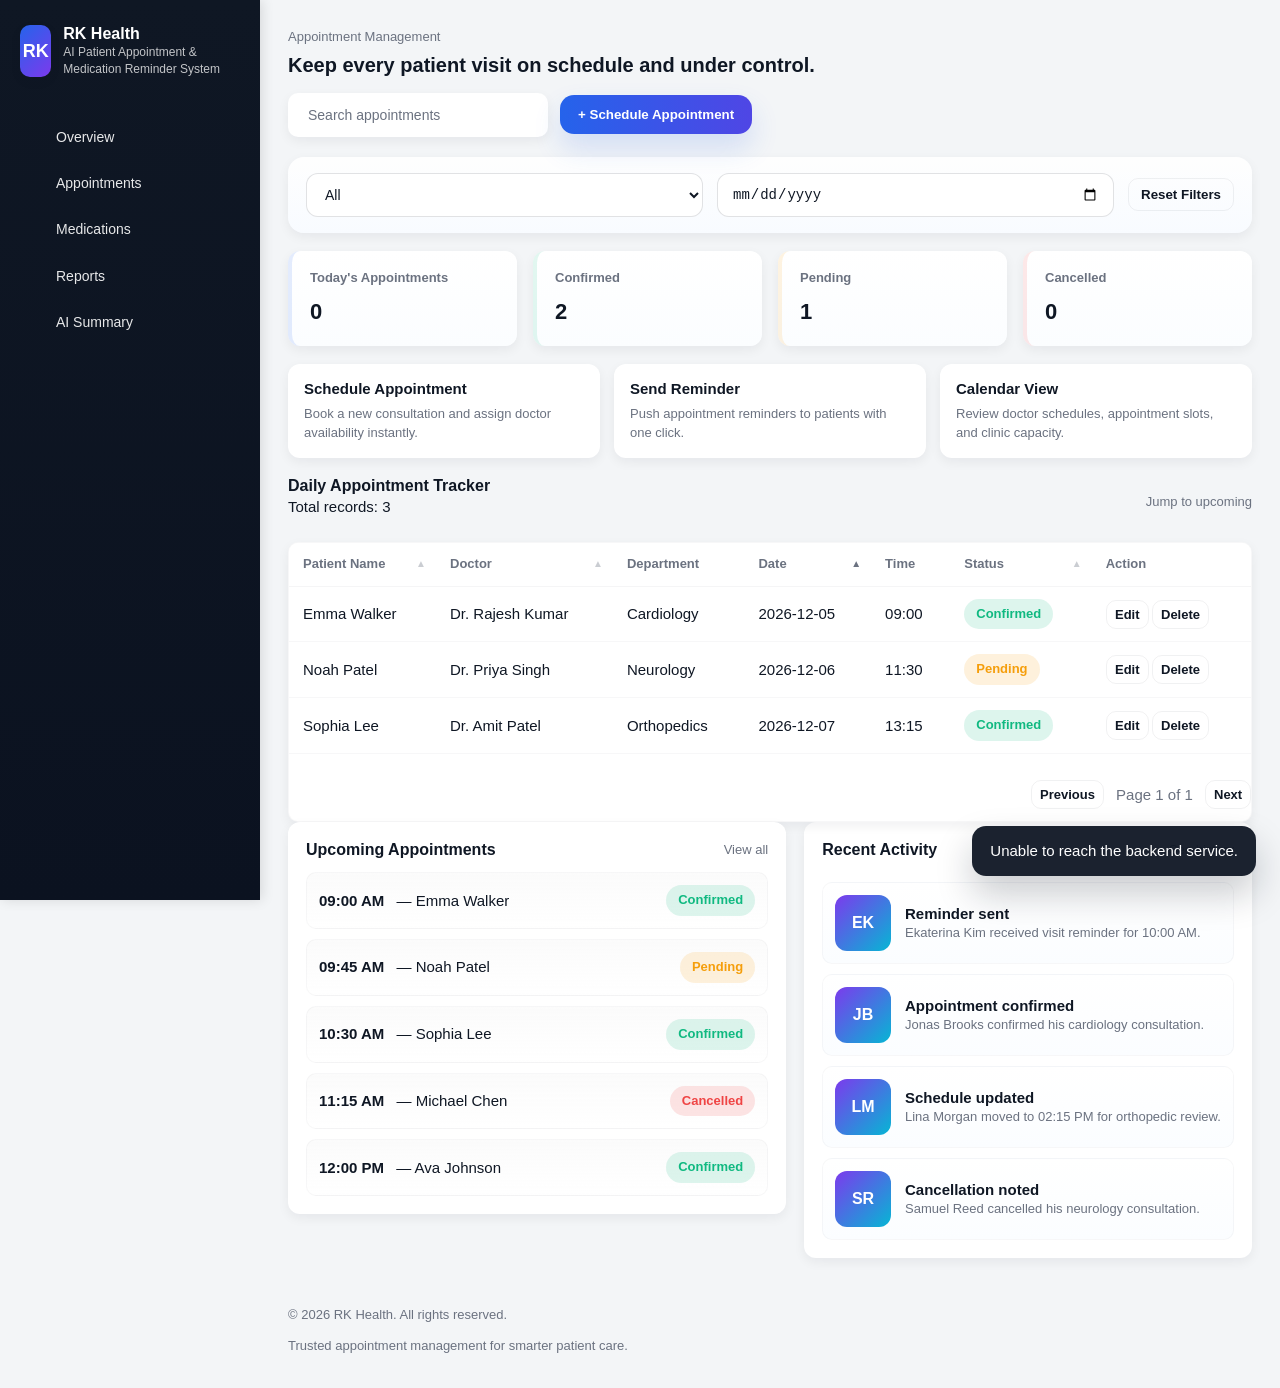
<file: appointment.html>
﻿<!DOCTYPE html>
<html lang="en">

<head>
    <meta charset="UTF-8" />
    <meta name="viewport" content="width=device-width, initial-scale=1.0" />
    <title>RK Health – Appointment Management</title>
    <link rel="stylesheet" href="css/style.css" />
    <link rel="icon" type="image/x-icon" href="favicon.ico" />
</head>

<body>
    <div class="dashboard-shell">
        <aside class="sidebar">
            <div class="sidebar-brand">
                <div class="logo">RK</div>
                <div>
                    <h1>RK Health</h1>
                    <p>AI Patient Appointment & Medication Reminder System</p>
                </div>
            </div>
            <nav>
    <ul class="nav-links">
        <li><a href="index.html" class="nav-link">Overview</a></li>
        <li><a href="appointment.html" class="nav-link">Appointments</a></li>
        <li><a href="medication.html" class="nav-link">Medications</a></li>
        <li><a href="report.html" class="nav-link">Reports</a></li>
        <li><a href="summary.html" class="nav-link">AI Summary</a></li>
    </ul>
</nav>
        </aside>

        <main>
            <header class="topbar">
                <div class="topbar-left">
                    <p>Appointment Management</p>
                    <h2>Keep every patient visit on schedule and under control.</h2>
                </div>
                <div class="topbar-actions">
                    <form class="search-box" role="search">
                        <label for="search-appointments" class="sr-only">Search appointments</label>
                        <input id="search-appointments" type="search" placeholder="Search appointments" />
                    </form>
                    <button id="schedule-appointment-btn" class="action-button">+ Schedule Appointment</button>
                </div>
            </header>

            <section class="filter-panel">
                <div class="filter-panel-group">
                    <label for="filter-status" class="sr-only">Filter by status</label>
                    <select id="filter-status" class="filter-select">
                        <option selected>All</option>
                        <option>Confirmed</option>
                        <option>Pending</option>
                        <option>Cancelled</option>
                    </select>
                </div>
                <div class="filter-panel-group">
                    <label for="filter-date" class="sr-only">Filter by date</label>
                    <input id="filter-date" type="date" class="filter-input" />
                </div>
                <button type="button" id="reset-filters-btn" class="btn btn-outline">Reset Filters</button>
            </section>

            <section class="stats-grid" aria-label="Appointment overview">
                <article class="stat-card stat-card--blue">
                    <span class="label">Today's Appointments</span>
                    <p class="value" id="stat-today">18</p>
                </article>
                <article class="stat-card stat-card--green">
                    <span class="label">Confirmed</span>
                    <p class="value" id="stat-confirmed">11</p>
                </article>
                <article class="stat-card stat-card--orange">
                    <span class="label">Pending</span>
                    <p class="value" id="stat-pending">5</p>
                </article>
                <article class="stat-card stat-card--red">
                    <span class="label">Cancelled</span>
                    <p class="value" id="stat-cancelled">2</p>
                </article>
            </section>

            <section class="quick-actions" aria-label="Quick appointment actions">
                <article class="quick-card">
                    <h3>Schedule Appointment</h3>
                    <p>Book a new consultation and assign doctor availability instantly.</p>
                </article>
                <article class="quick-card">
                    <h3>Send Reminder</h3>
                    <p>Push appointment reminders to patients with one click.</p>
                </article>
                <article class="quick-card">
                    <h3>Calendar View</h3>
                    <p>Review doctor schedules, appointment slots, and clinic capacity.</p>
                </article>
            </section>

            <section class="section-header" aria-label="Appointments table header">
                <div>
                    <h3>Daily Appointment Tracker</h3>
                    <p class="table-summary" id="records-summary">Total records: 8</p>
                </div>
                <a href="#upcoming">Jump to upcoming</a>
            </section>

            <div class="table-responsive">
                <table class="appointments-table">
                    <thead>
                        <tr>
                            <th data-sort="name" class="sortable">Patient Name</th>
                            <th data-sort="doctor" class="sortable">Doctor</th>
                            <th>Department</th>
                            <th data-sort="dateRaw" class="sortable">Date</th>
                            <th>Time</th>
                            <th data-sort="status" class="sortable">Status</th>
                            <th>Action</th>
                        </tr>
                    </thead>
                    <tbody>
                        
                    </tbody>
                </table>
                <div id="no-results" class="table-empty hidden">No appointments found</div>
                <div class="pagination-bar">
                    <button type="button" id="prev-page" class="btn btn-outline small">Previous</button>
                    <span id="page-indicator">Page 1</span>
                    <button type="button" id="next-page" class="btn btn-outline small">Next</button>
                </div>
                <div class="loading-overlay hidden" id="loading-overlay" aria-hidden="true">
                    <div class="loading-spinner"></div>
                </div>
            </div>

            <section class="cards-grid" aria-label="Appointment panels">
                <article class="appointments-card" id="upcoming">
                    <div class="section-header">
                        <h3>Upcoming Appointments</h3>
                        <a href="#">View all</a>
                    </div>
                    <ul>
                        <li>
                            <span><strong>09:00 AM</strong> — Emma Walker</span>
                            <span class="patient-status" aria-label="Confirmed">Confirmed</span>
                        </li>
                        <li>
                            <span><strong>09:45 AM</strong> — Noah Patel</span>
                            <span class="patient-status" aria-label="Pending">Pending</span>
                        </li>
                        <li>
                            <span><strong>10:30 AM</strong> — Sophia Lee</span>
                            <span class="patient-status" aria-label="Confirmed">Confirmed</span>
                        </li>
                        <li>
                            <span><strong>11:15 AM</strong> — Michael Chen</span>
                            <span class="patient-status" aria-label="Cancelled">Cancelled</span>
                        </li>
                        <li>
                            <span><strong>12:00 PM</strong> — Ava Johnson</span>
                            <span class="patient-status" aria-label="Confirmed">Confirmed</span>
                        </li>
                    </ul>
                </article>

                <article class="patient-list" aria-label="Recent appointment activity">
                    <div class="section-header">
                        <h3>Recent Activity</h3>
                        <a href="#">See history</a>
                    </div>
                    <div class="patient-card">
                        <div class="patient-avatar">EK</div>
                        <div class="patient-info">
                            <strong>Reminder sent</strong>
                            <p>Ekaterina Kim received visit reminder for 10:00 AM.</p>
                        </div>
                    </div>
                    <div class="patient-card">
                        <div class="patient-avatar">JB</div>
                        <div class="patient-info">
                            <strong>Appointment confirmed</strong>
                            <p>Jonas Brooks confirmed his cardiology consultation.</p>
                        </div>
                    </div>
                    <div class="patient-card">
                        <div class="patient-avatar">LM</div>
                        <div class="patient-info">
                            <strong>Schedule updated</strong>
                            <p>Lina Morgan moved to 02:15 PM for orthopedic review.</p>
                        </div>
                    </div>
                    <div class="patient-card">
                        <div class="patient-avatar">SR</div>
                        <div class="patient-info">
                            <strong>Cancellation noted</strong>
                            <p>Samuel Reed cancelled his neurology consultation.</p>
                        </div>
                    </div>
                </article>
            </section>

            <div class="modal-overlay" id="appointment-modal" role="dialog" aria-modal="true" aria-labelledby="modal-title">
                <div class="modal-card" role="document">
                    <div class="modal-header">
                        <div>
                            <p class="kicker">New appointment</p>
                            <h3 id="modal-title">Schedule Appointment</h3>
                        </div>
                        <button type="button" class="btn btn-outline" id="cancel-appointment-btn">Cancel</button>
                    </div>
                    <form id="appointment-form">
                        <div class="modal-grid">
                            <div class="modal-group">
                                <label for="patient-name">Patient Name</label>
                                <input id="patient-name" name="patientName" type="text" required />
                            </div>
                            <div class="modal-group">
                                <label for="patient-age">Age</label>
                                <input id="patient-age" name="age" type="number" min="0" required />
                            </div>
                            <div class="modal-group">
                                <label for="patient-gender">Gender</label>
                                <select id="patient-gender" name="gender" required>
                                    <option value="">Select gender</option>
                                    <option>Female</option>
                                    <option>Male</option>
                                    <option>Non-binary</option>
                                    <option>Other</option>
                                </select>
                            </div>
                            <div class="modal-group">
                                <label for="patient-doctor">Doctor</label>
                                <input id="patient-doctor" name="doctor" type="text" required />
                            </div>
                            <div class="modal-group">
                                <label for="patient-department">Department</label>
                                <input id="patient-department" name="department" type="text" required />
                            </div>
                            <div class="modal-group">
                                <label for="appointment-date">Appointment Date</label>
                                <input id="appointment-date" name="date" type="date" required />
                            </div>
                            <div class="modal-group">
                                <label for="appointment-time">Appointment Time</label>
                                <input id="appointment-time" name="time" type="time" required />
                            </div>
                            <div class="modal-group">
                                <label for="patient-phone">Phone Number</label>
                                <input id="patient-phone" name="phone" type="tel" required />
                            </div>
                            <div class="modal-group">
                                <label for="appointment-status">Appointment Status</label>
                                <select id="appointment-status" name="status" required>
                                    <option value="">Select status</option>
                                    <option>Confirmed</option>
                                    <option>Pending</option>
                                </select>
                            </div>
                            <div class="modal-group modal-full">
                                <label for="appointment-notes">Notes</label>
                                <textarea id="appointment-notes" name="notes" placeholder="Optional notes"></textarea>
                            </div>
                        </div>
                        <div class="modal-actions">
                            <button type="button" class="btn btn-outline" id="cancel-appointment-btn-bottom">Cancel</button>
                            <button type="submit" class="btn btn-primary">Save Appointment</button>
                        </div>
                    </form>
                </div>
            </div>
        </main>
    </div>

    <footer class="footer-note">
        <p>© 2026 RK Health. All rights reserved.</p>
        <p>Trusted appointment management for smarter patient care.</p>
    </footer>

    <div id="toast" class="toast hidden" role="status" aria-live="polite"></div>

    <script src="js/config.js"></script>
    <script src="js/appointment.js"></script>
</body>

</html>
</file>
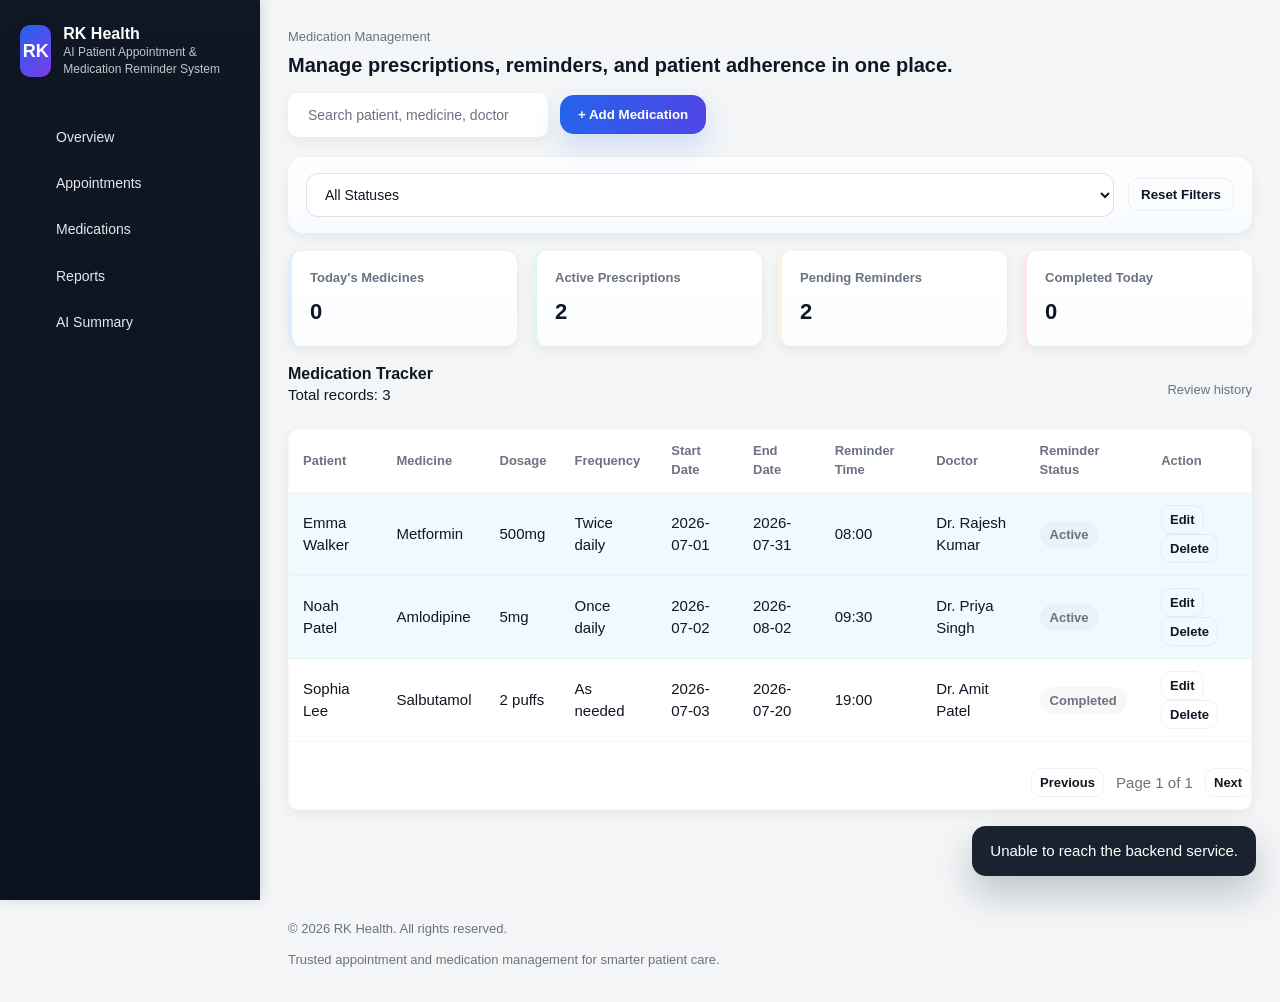
<file: medication.html>
﻿<!DOCTYPE html>
<html lang="en">

<head>
    <meta charset="UTF-8" />
    <meta name="viewport" content="width=device-width, initial-scale=1.0" />
    <title>RK Health – Medication Management</title>
    <link rel="stylesheet" href="css/style.css" />
    <link rel="icon" type="image/x-icon" href="favicon.ico" />
</head>

<body>
    <div class="dashboard-shell">
        <aside class="sidebar">
            <div class="sidebar-brand">
                <div class="logo">RK</div>
                <div>
                    <h1>RK Health</h1>
                    <p>AI Patient Appointment & Medication Reminder System</p>
                </div>
            </div>
            <nav>
    <ul class="nav-links">
        <li><a href="index.html" class="nav-link">Overview</a></li>
        <li><a href="appointment.html" class="nav-link">Appointments</a></li>
        <li><a href="medication.html" class="nav-link">Medications</a></li>
        <li><a href="report.html" class="nav-link">Reports</a></li>
        <li><a href="summary.html" class="nav-link">AI Summary</a></li>
    </ul>
</nav>
        </aside>

        <main>
            <header class="topbar">
                <div class="topbar-left">
                    <p>Medication Management</p>
                    <h2>Manage prescriptions, reminders, and patient adherence in one place.</h2>
                </div>
                <div class="topbar-actions">
                    <form class="search-box" role="search">
                        <label for="search-medications" class="sr-only">Search medications</label>
                        <input id="search-medications" type="search" placeholder="Search patient, medicine, doctor" />
                    </form>
                    <button id="add-medication-btn" class="action-button">+ Add Medication</button>
                </div>
            </header>

            <section class="filter-panel">
                <div class="filter-panel-group">
                    <label for="filter-status" class="sr-only">Filter by reminder status</label>
                    <select id="filter-status" class="filter-select">
                        <option value="All">All Statuses</option>
                        <option value="Active">Active</option>
                        <option value="Completed">Completed</option>
                        <option value="Missed">Missed</option>
                    </select>
                </div>
                <button type="button" id="reset-filters-btn" class="btn btn-outline">Reset Filters</button>
            </section>

            <section class="stats-grid" aria-label="Medication overview">
                <article class="stat-card stat-card--blue">
                    <span class="label">Today's Medicines</span>
                    <p class="value" id="stat-today">0</p>
                </article>
                <article class="stat-card stat-card--green">
                    <span class="label">Active Prescriptions</span>
                    <p class="value" id="stat-active">0</p>
                </article>
                <article class="stat-card stat-card--orange">
                    <span class="label">Pending Reminders</span>
                    <p class="value" id="stat-pending">0</p>
                </article>
                <article class="stat-card stat-card--red">
                    <span class="label">Completed Today</span>
                    <p class="value" id="stat-completed">0</p>
                </article>
            </section>

            <section class="section-header" aria-label="Medication tracker header">
                <div>
                    <h3>Medication Tracker</h3>
                    <p class="table-summary" id="records-summary">Total records: 0</p>
                </div>
                <a href="#">Review history</a>
            </section>

            <div class="table-responsive">
                <table class="appointments-table medication-table">
                    <thead>
                        <tr>
                            <th>Patient</th>
                            <th>Medicine</th>
                            <th>Dosage</th>
                            <th>Frequency</th>
                            <th>Start Date</th>
                            <th>End Date</th>
                            <th>Reminder Time</th>
                            <th>Doctor</th>
                            <th>Reminder Status</th>
                            <th>Action</th>
                        </tr>
                    </thead>
                    <tbody></tbody>
                </table>
                <div id="no-results" class="table-empty hidden">No medications found</div>
                <div class="pagination-bar">
                    <button type="button" id="prev-page" class="btn btn-outline small">Previous</button>
                    <span id="page-indicator">Page 1</span>
                    <button type="button" id="next-page" class="btn btn-outline small">Next</button>
                </div>
                <div class="loading-overlay hidden" id="loading-overlay">
                    <div class="loading-spinner"></div>
                </div>
            </div>

            <div class="modal-overlay" id="medication-modal" role="dialog" aria-modal="true" aria-labelledby="modal-title">
                <div class="modal-card" role="document">
                    <div class="modal-header">
                        <div>
                            <p class="kicker">Medication details</p>
                            <h3 id="modal-title">Add Medication</h3>
                        </div>
                        <button type="button" class="btn btn-outline" id="cancel-medication-btn">Cancel</button>
                    </div>
                    <form id="medication-form">
                        <div class="modal-grid">
                            <div class="modal-group">
                                <label for="patient-name">Patient Name</label>
                                <input id="patient-name" name="patientName" type="text" required />
                            </div>
                            <div class="modal-group">
                                <label for="medicine-name">Medicine Name</label>
                                <input id="medicine-name" name="medicineName" type="text" required />
                            </div>
                            <div class="modal-group">
                                <label for="dosage">Dosage</label>
                                <input id="dosage" name="dosage" type="text" required />
                            </div>
                            <div class="modal-group">
                                <label for="frequency">Frequency</label>
                                <input id="frequency" name="frequency" type="text" required />
                            </div>
                            <div class="modal-group">
                                <label for="start-date">Start Date</label>
                                <input id="start-date" name="startDate" type="date" required />
                            </div>
                            <div class="modal-group">
                                <label for="end-date">End Date</label>
                                <input id="end-date" name="endDate" type="date" required />
                            </div>
                            <div class="modal-group">
                                <label for="reminder-time">Reminder Time</label>
                                <input id="reminder-time" name="reminderTime" type="time" required />
                            </div>
                            <div class="modal-group">
                                <label for="prescribing-doctor">Prescribing Doctor</label>
                                <input id="prescribing-doctor" name="doctor" type="text" required />
                            </div>
                            <div class="modal-group">
                                <label for="reminder-status">Reminder Status</label>
                                <select id="reminder-status" name="status" required>
                                    <option value="">Select status</option>
                                    <option>Active</option>
                                    <option>Completed</option>
                                    <option>Missed</option>
                                </select>
                            </div>
                            <div class="modal-group modal-full">
                                <label for="medication-notes">Notes</label>
                                <textarea id="medication-notes" name="notes" placeholder="Optional notes"></textarea>
                            </div>
                        </div>
                        <div class="modal-actions">
                            <button type="button" class="btn btn-outline" id="cancel-medication-btn-bottom">Cancel</button>
                            <button type="submit" class="btn btn-primary" id="save-medication-btn">Save Medication</button>
                        </div>
                    </form>
                </div>
            </div>
        </main>
    </div>

    <footer class="footer-note">
        <p>© 2026 RK Health. All rights reserved.</p>
        <p>Trusted appointment and medication management for smarter patient care.</p>
    </footer>

    <div id="med-toast" class="toast hidden" role="status" aria-live="polite"></div>
    <script src="js/config.js"></script>
    <script src="js/medication.js"></script>
</body>

</html>
</file>
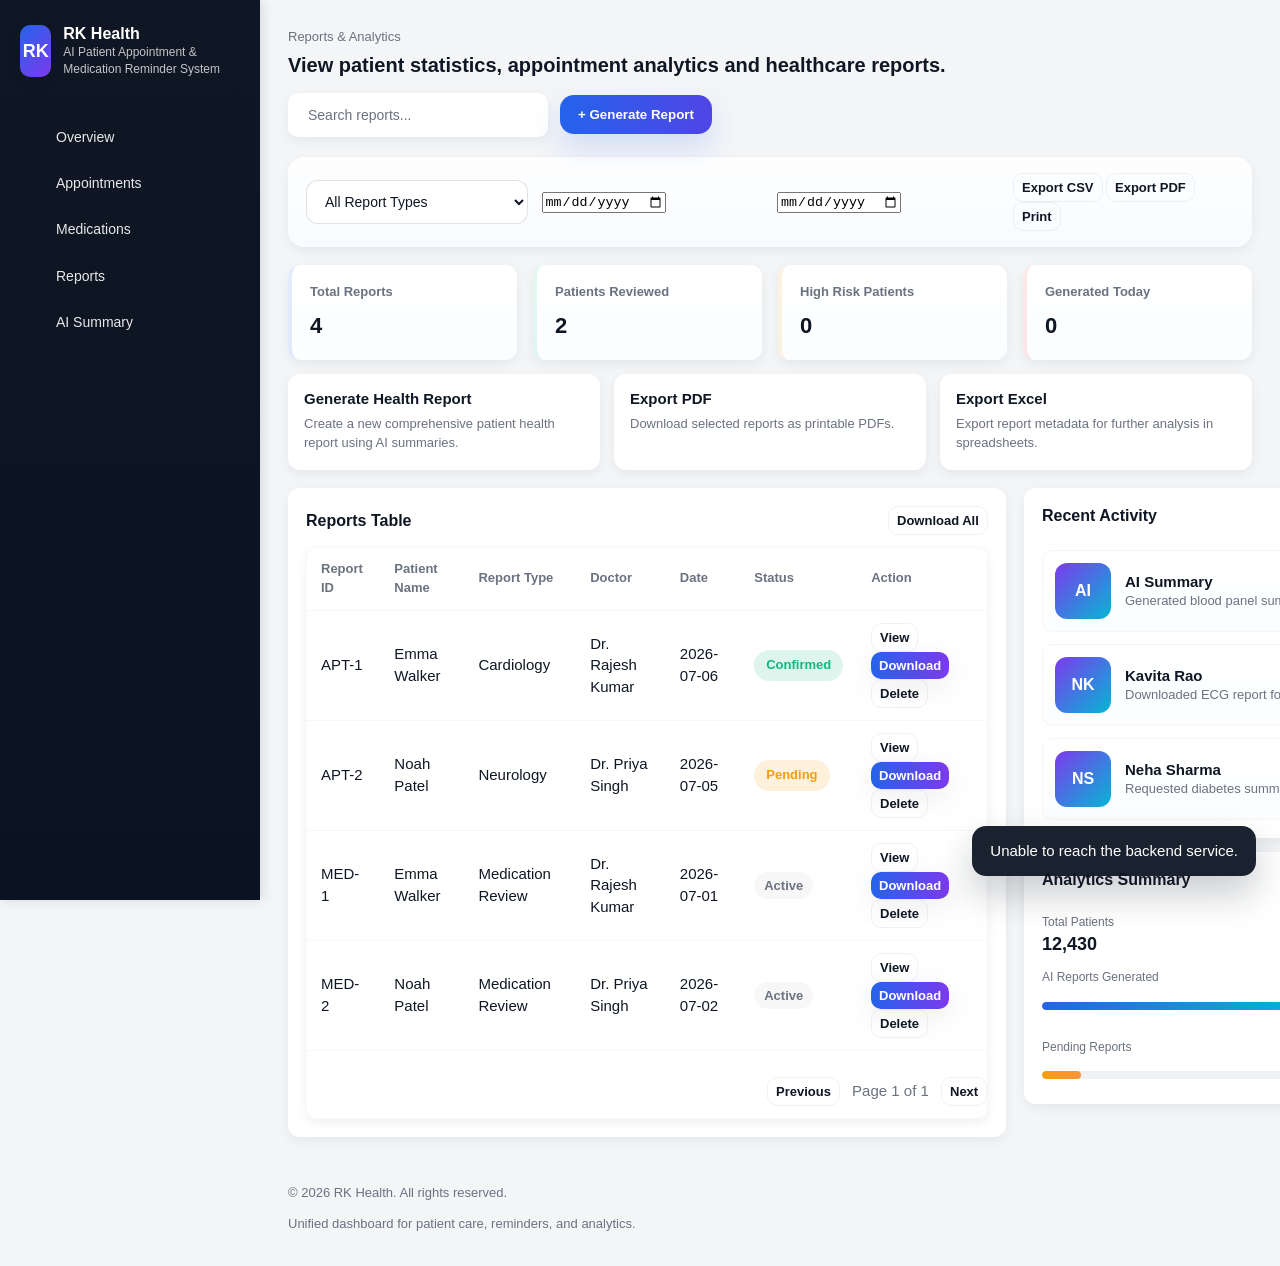
<file: report.html>
<!DOCTYPE html>
<html lang="en">
<head>
  <meta charset="utf-8" />
  <meta name="viewport" content="width=device-width,initial-scale=1" />
  <title>Reports & Analytics - RK Health</title>
  <link rel="stylesheet" href="css/style.css" />
  <link rel="icon" type="image/x-icon" href="favicon.ico" />
</head>
<body>
  <div class="dashboard-shell">
    <aside class="sidebar">
      <div class="sidebar-brand">
        <div class="logo">RK</div>
        <div>
          <h1>RK Health</h1>
          <p>AI Patient Appointment & Medication Reminder System</p>
        </div>
      </div>

      <nav>
    <ul class="nav-links">
        <li><a href="index.html" class="nav-link">Overview</a></li>
        <li><a href="appointment.html" class="nav-link">Appointments</a></li>
        <li><a href="medication.html" class="nav-link">Medications</a></li>
        <li><a href="report.html" class="nav-link">Reports</a></li>
        <li><a href="summary.html" class="nav-link">AI Summary</a></li>
    </ul>
</nav>
    </aside>

    <main>
      <header class="topbar">
        <div class="topbar-left">
          <p>Reports & Analytics</p>
          <h2>View patient statistics, appointment analytics and healthcare reports.</h2>
        </div>

        <div class="topbar-actions">
          <form class="search-box" role="search">
            <label for="search-reports" class="sr-only">Search reports</label>
            <input id="search-reports" type="search" placeholder="Search reports..." />
          </form>

          <button class="action-button" id="generate-report-btn">+ Generate Report</button>
        </div>
      </header>

      <section class="filter-panel">
        <div class="filter-panel-group">
          <label for="type-filter" class="sr-only">Report type</label>
          <select id="type-filter" class="filter-select">
            <option value="All">All Report Types</option>
            <option value="Blood Panel">Blood Panel</option>
            <option value="ECG">ECG</option>
            <option value="Radiology">Radiology</option>
            <option value="Allergy Panel">Allergy Panel</option>
            <option value="Diabetes Summary">Diabetes Summary</option>
            <option value="Lipid Profile">Lipid Profile</option>
            <option value="Medication Review">Medication Review</option>
            <option value="Discharge Summary">Discharge Summary</option>
          </select>
        </div>

        <div class="filter-panel-group">
          <label for="date-start" class="sr-only">Start date</label>
          <input id="date-start" type="date" />
        </div>

        <div class="filter-panel-group">
          <label for="date-end" class="sr-only">End date</label>
          <input id="date-end" type="date" />
        </div>

        <div class="filter-panel-group">
          <button type="button" id="export-csv" class="btn btn-outline small">Export CSV</button>
          <button type="button" id="export-pdf" class="btn btn-outline small">Export PDF</button>
          <button type="button" id="print-report" class="btn btn-outline small">Print</button>
        </div>
      </section>

      <section class="stats-grid" id="overview" aria-label="Key metrics">
        <article class="stat-card stat-card--blue">
          <span class="label">Total Reports</span>
          <p class="value" id="stat-total">0</p>
        </article>

        <article class="stat-card stat-card--green">
          <span class="label">Patients Reviewed</span>
          <p class="value" id="stat-reviewed">0</p>
        </article>

        <article class="stat-card stat-card--orange">
          <span class="label">High Risk Patients</span>
          <p class="value" id="stat-risk">0</p>
        </article>

        <article class="stat-card stat-card--red">
          <span class="label">Generated Today</span>
          <p class="value" id="stat-generated">0</p>
        </article>
      </section>

      <section id="actions" class="quick-actions" aria-label="Quick actions">
        <article class="quick-card">
          <h3>Generate Health Report</h3>
          <p>Create a new comprehensive patient health report using AI summaries.</p>
        </article>

        <article class="quick-card">
          <h3>Export PDF</h3>
          <p>Download selected reports as printable PDFs.</p>
        </article>

        <article class="quick-card">
          <h3>Export Excel</h3>
          <p>Export report metadata for further analysis in spreadsheets.</p>
        </article>
      </section>

      <section class="cards-grid">
        <div>
          <article class="appointments-card">
            <div class="section-header">
              <h3>Reports Table</h3>
              <button type="button" id="download-all" class="btn btn-outline small">Download All</button>
            </div>

            <div class="table-responsive">
              <table class="appointments-table" aria-label="Reports table">
                <thead>
                  <tr>
                    <th>Report ID</th>
                    <th>Patient Name</th>
                    <th>Report Type</th>
                    <th>Doctor</th>
                    <th>Date</th>
                    <th>Status</th>
                    <th>Action</th>
                  </tr>
                </thead>

                <tbody id="reports-tbody"></tbody>
              </table>
              <div id="no-results" class="table-empty hidden">No reports found</div>
              <div class="pagination-bar">
                <button type="button" id="prev-page" class="btn btn-outline small">Previous</button>
                <span id="page-indicator">Page 1</span>
                <button type="button" id="next-page" class="btn btn-outline small">Next</button>
              </div>
              <div class="loading-overlay hidden" id="report-loading">
                <div class="loading-spinner"></div>
              </div>
            </div>
          </article>
        </div>

        <aside>
          <article class="patient-list report-card">
            <div class="section-header">
              <h3>Recent Activity</h3>
              <a href="#">See all</a>
            </div>

            <div class="patient-card">
              <div class="patient-avatar">AI</div>
              <div class="patient-info">
                <strong>AI Summary</strong>
                <p>Generated blood panel summary for Emma Walker</p>
              </div>
              <div class="patient-status" aria-label="Reminder Sent">Generated</div>
            </div>

            <div class="patient-card">
              <div class="patient-avatar">NK</div>
              <div class="patient-info">
                <strong>Kavita Rao</strong>
                <p>Downloaded ECG report for Noah Patel</p>
              </div>
              <div class="patient-status" aria-label="Confirmed">Completed</div>
            </div>

            <div class="patient-card">
              <div class="patient-avatar">NS</div>
              <div class="patient-info">
                <strong>Neha Sharma</strong>
                <p>Requested diabetes summary for Ava Johnson</p>
              </div>
              <div class="patient-status" aria-label="Pending">Pending</div>
            </div>
          </article>

          <article class="report-card" style="margin-top:14px">
            <div class="section-header">
              <h3>Analytics Summary</h3>
              <a href="#">Details</a>
            </div>

            <div class="report-row">
              <div>
                <div class="kicker">Total Patients</div>
                <div class="lead">12,430</div>
              </div>
              <div>
                <div class="kicker">Today's Visits</div>
                <div class="lead">278</div>
              </div>
            </div>

            <div class="report-row">
              <div style="width:100%">
                <div class="kicker">AI Reports Generated</div>
                <div style="display:flex;align-items:center;gap:12px;margin-top:8px">
                  <div style="flex:1">
                    <div class="progress"><i style="width:62%"></i></div>
                  </div>
                  <div style="min-width:44px;text-align:right;font-weight:700">742</div>
                </div>
              </div>
            </div>

            <div class="report-row" style="margin-top:10px">
              <div style="width:100%">
                <div class="kicker">Pending Reports</div>
                <div style="display:flex;align-items:center;gap:12px;margin-top:8px">
                  <div style="flex:1">
                    <div class="progress"><i style="width:9%;background:linear-gradient(90deg,var(--accent-orange),#fb923c)"></i></div>
                  </div>
                  <div style="min-width:44px;text-align:right;font-weight:700">118</div>
                </div>
              </div>
            </div>
          </article>
        </aside>
      </section>

    </main>
  </div>

  <footer class="footer-note">
    <p>© 2026 RK Health. All rights reserved.</p>
    <p>Unified dashboard for patient care, reminders, and analytics.</p>
  </footer>

  <div id="report-modal" class="modal-overlay" role="dialog" aria-modal="true" aria-labelledby="report-modal-title">
    <div class="modal-card" role="document">
      <div class="modal-header">
        <div>
          <p class="kicker">Report details</p>
          <h3 id="report-modal-title">Report Summary</h3>
        </div>
        <button type="button" class="btn btn-outline" id="close-report-modal">Close</button>
      </div>
      <div class="modal-body">
        <div class="modal-grid">
          <div class="modal-group">
            <label>Report ID</label>
            <p id="detail-report-id"></p>
          </div>
          <div class="modal-group">
            <label>Patient Name</label>
            <p id="detail-patient-name"></p>
          </div>
          <div class="modal-group">
            <label>Report Type</label>
            <p id="detail-report-type"></p>
          </div>
          <div class="modal-group">
            <label>Doctor</label>
            <p id="detail-doctor"></p>
          </div>
          <div class="modal-group">
            <label>Date</label>
            <p id="detail-date"></p>
          </div>
          <div class="modal-group">
            <label>Status</label>
            <p id="detail-status"></p>
          </div>
          <div class="modal-group modal-full">
            <label>Summary</label>
            <p id="detail-summary" class="modal-text"></p>
          </div>
        </div>
      </div>
    </div>
  </div>

  <div id="report-toast" class="toast hidden" role="status" aria-live="polite"></div>
  <script src="js/config.js"></script>
  <script src="js/report.js"></script>
</body>
</html>
</file>
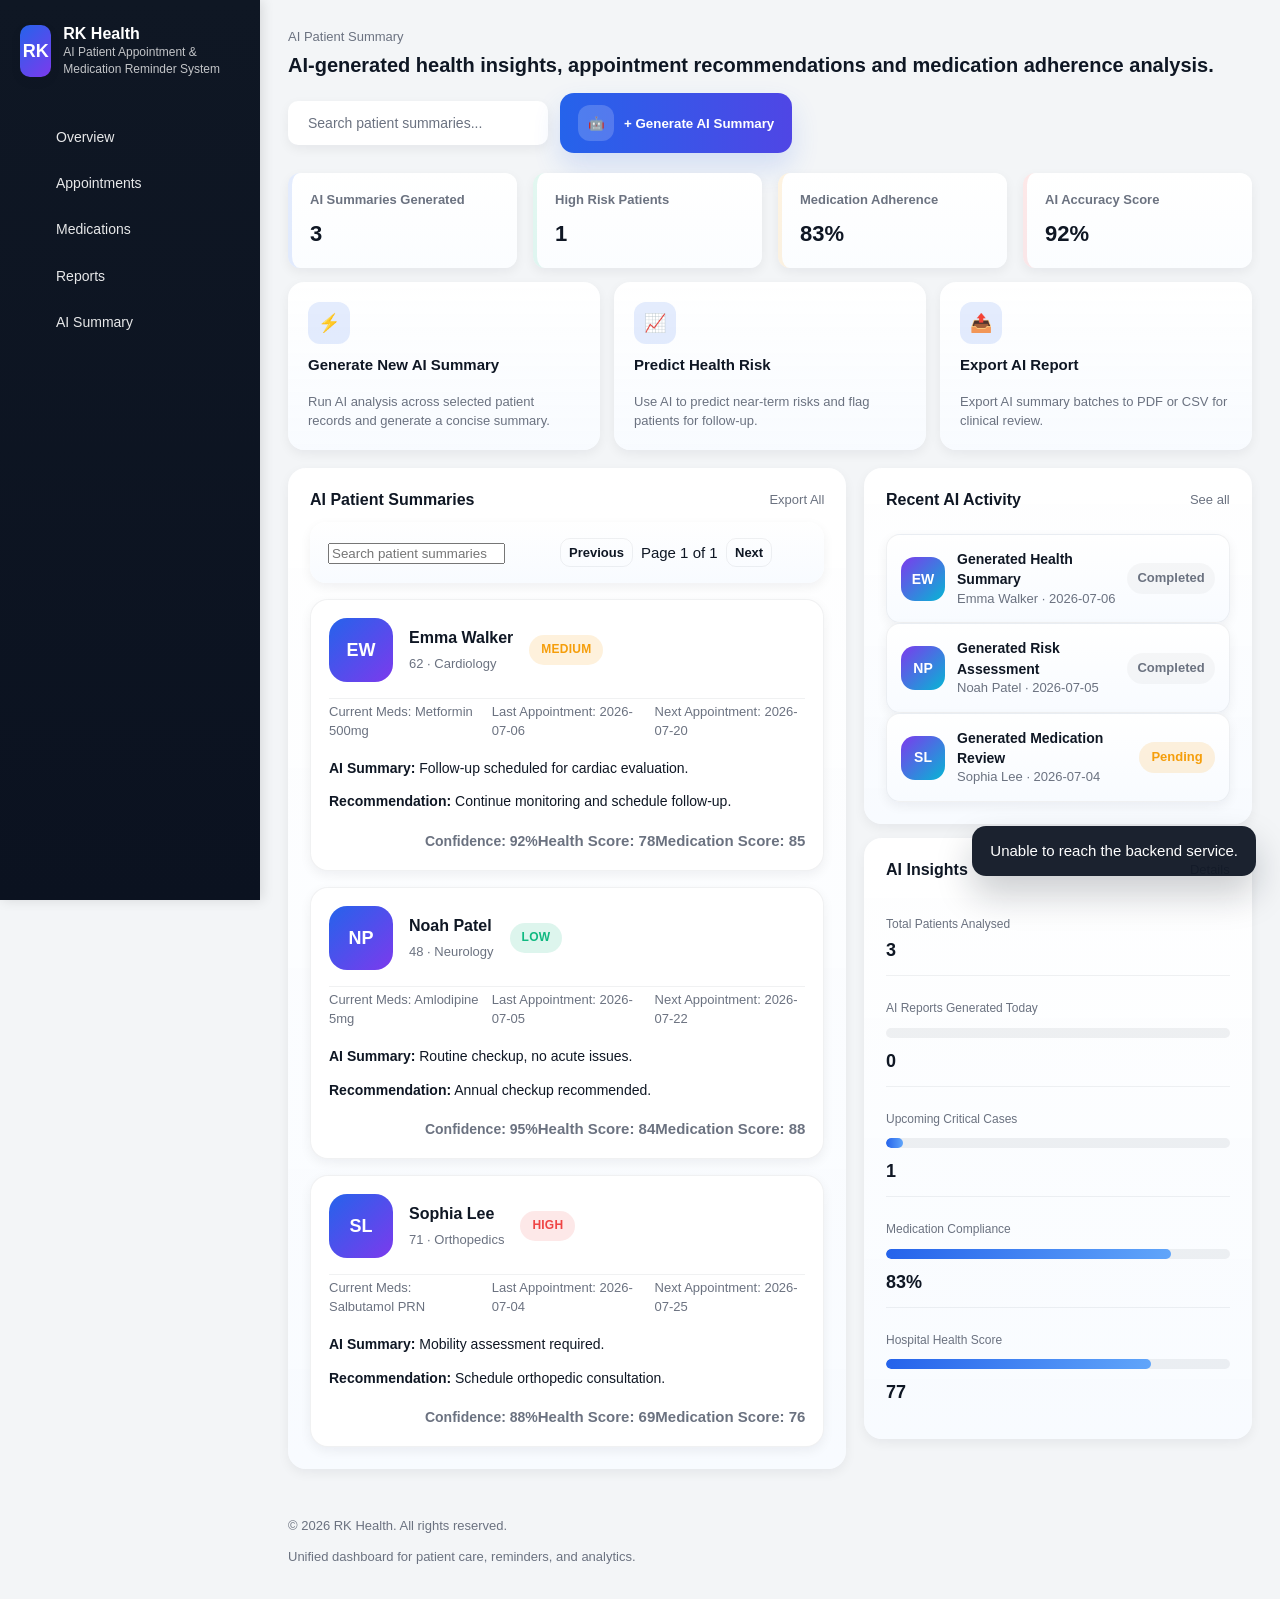
<file: summary.html>
﻿<!DOCTYPE html>
<html lang="en">
<head>
  <meta charset="utf-8" />
  <meta name="viewport" content="width=device-width,initial-scale=1" />
  <title>AI Patient Summary - RK Health</title>
  <link rel="stylesheet" href="css/style.css" />
  <link rel="icon" type="image/x-icon" href="favicon.ico" />
</head>
<body>
  <div class="dashboard-shell">
    <aside class="sidebar">
      <div class="sidebar-brand">
        <div class="logo">RK</div>
        <div>
          <h1>RK Health</h1>
          <p>AI Patient Appointment & Medication Reminder System</p>
        </div>
      </div>

      <nav>
    <ul class="nav-links">
        <li><a href="index.html" class="nav-link">Overview</a></li>
        <li><a href="appointment.html" class="nav-link">Appointments</a></li>
        <li><a href="medication.html" class="nav-link">Medications</a></li>
        <li><a href="report.html" class="nav-link">Reports</a></li>
        <li><a href="summary.html" class="nav-link">AI Summary</a></li>
    </ul>
</nav>
    </aside>

    <main>
      <header class="topbar">
        <div class="topbar-left">
          <p>AI Patient Summary</p>
          <h2>AI-generated health insights, appointment recommendations and medication adherence analysis.</h2>
        </div>

        <div class="topbar-actions">
          <form class="search-box" role="search">
            <label for="search-summaries" class="sr-only">Search patient summaries</label>
            <input id="search-summaries" type="search" placeholder="Search patient summaries..." />
          </form>

          <button class="action-button" id="generate-summary-btn">
            <span class="action-icon">🤖</span>
            + Generate AI Summary
          </button>
        </div>
      </header>

      <section class="stats-grid" id="overview" aria-label="Key metrics">
        <article class="stat-card stat-card--blue">
          <span class="label">AI Summaries Generated</span>
          <p class="value" id="stat-total">0</p>
        </article>

        <article class="stat-card stat-card--green">
          <span class="label">High Risk Patients</span>
          <p class="value" id="stat-risk">0</p>
        </article>

        <article class="stat-card stat-card--orange">
          <span class="label">Medication Adherence</span>
          <p class="value" id="stat-adherence">0%</p>
        </article>

        <article class="stat-card stat-card--red">
          <span class="label">AI Accuracy Score</span>
          <p class="value" id="stat-accuracy">0%</p>
        </article>
      </section>

      <section id="actions" class="quick-actions" aria-label="Quick actions">
        <article class="quick-card action-card">
          <span class="action-icon">⚡</span>
          <h3>Generate New AI Summary</h3>
          <p>Run AI analysis across selected patient records and generate a concise summary.</p>
        </article>

        <article class="quick-card action-card">
          <span class="action-icon">📈</span>
          <h3>Predict Health Risk</h3>
          <p>Use AI to predict near-term risks and flag patients for follow-up.</p>
        </article>

        <article class="quick-card action-card">
          <span class="action-icon">📤</span>
          <h3>Export AI Report</h3>
          <p>Export AI summary batches to PDF or CSV for clinical review.</p>
        </article>
      </section>

      <section class="cards-grid">
        <div>
          <article class="appointments-card summary-panel">
            <div class="section-header">
              <h3>AI Patient Summaries</h3>
              <a href="#" id="export-summary-report">Export All</a>
            </div>

            <div class="filter-panel" style="margin-bottom:16px; gap:12px; display:flex; flex-wrap:wrap; align-items:center;">
              <div class="filter-panel-group" style="flex:1; min-width:220px;">
                <label for="search-summaries-filter" class="sr-only">Search summaries</label>
                <input id="search-summaries-filter" type="search" placeholder="Search patient summaries..." />
              </div>
              <div class="filter-panel-group" style="display:flex; gap:8px; flex-wrap:wrap; align-items:center;">
                <button type="button" id="prev-summary-page" class="btn btn-outline small">Previous</button>
                <span id="summary-page-indicator">Page 1</span>
                <button type="button" id="next-summary-page" class="btn btn-outline small">Next</button>
              </div>
            </div>

            <div class="summary-list" id="summary-list"></div>
            <div id="summary-no-results" class="table-empty hidden">No summaries found</div>
            <div class="loading-overlay hidden" id="summary-loading">
              <div class="loading-spinner"></div>
            </div>
          </article>
        </div>

        <aside>
          <article class="patient-list report-card summary-panel">
            <div class="section-header">
              <h3>Recent AI Activity</h3>
              <a href="#">See all</a>
            </div>

            <div id="ai-activity-list">
              <div class="activity-card activity-placeholder">
                <div class="patient-info">
                  <strong>Loading activity...</strong>
                  <p>AI summaries will appear here</p>
                </div>
              </div>
            </div>
          </article>

          <article class="report-card summary-panel" style="margin-top:14px">
            <div class="section-header">
              <h3>AI Insights</h3>
              <a href="#">Details</a>
            </div>

            <div class="panel-row">
              <div>
                <div class="kicker">Total Patients Analysed</div>
                <div class="panel-value" id="insight-patients">0</div>
              </div>
            </div>

            <div class="panel-row">
              <div>
                <div class="kicker">AI Reports Generated Today</div>
                <div class="panel-meter"><span id="insight-reports-meter" style="width:0%"></span></div>
                <div class="panel-value" id="insight-reports">0</div>
              </div>
            </div>

            <div class="panel-row">
              <div>
                <div class="kicker">Upcoming Critical Cases</div>
                <div class="panel-meter"><span id="insight-critical-meter" class="panel-fill-red" style="width:0%"></span></div>
                <div class="panel-value" id="insight-critical">0</div>
              </div>
            </div>

            <div class="panel-row">
              <div>
                <div class="kicker">Medication Compliance</div>
                <div class="panel-meter"><span id="insight-compliance-meter" class="panel-fill-orange" style="width:0%"></span></div>
                <div class="panel-value" id="insight-compliance">0%</div>
              </div>
            </div>

            <div class="panel-row">
              <div>
                <div class="kicker">Hospital Health Score</div>
                <div class="panel-meter"><span id="insight-health-meter" class="panel-fill-blue" style="width:0%"></span></div>
                <div class="panel-value" id="insight-health">0</div>
              </div>
            </div>
          </article>
        </aside>
      </section>
    </main>
  </div>

  <footer class="footer-note">
    <p>© 2026 RK Health. All rights reserved.</p>
    <p>Unified dashboard for patient care, reminders, and analytics.</p>
  </footer>

  <div id="summary-toast" class="toast hidden" role="status" aria-live="polite"></div>
  <script src="js/config.js"></script>
  <script src="js/summary.js"></script>
</body>
</html>
</file>
<file: css/style.css>
:root{
--bg: #f3f5f7;
--card-bg: #ffffff;
--muted: #6b7280;
--text: #0f1724;
--accent-blue: #2563eb;
--accent-green: #10b981;
--accent-orange: #f59e0b;
--accent-red: #ef4444;
--glass: rgba(255,255,255,0.6);
--shadow-1: 0 4px 12px rgba(15,23,36,0.06);
--shadow-2: 0 8px 30px rgba(15,23,36,0.08);
--radius: 12px;
--sidebar-width: 260px;
--max-width: 1200px;
--transition-fast: 180ms cubic-bezier(.2,.9,.3,1);
--transition: 260ms cubic-bezier(.2,.9,.3,1);
--font-sans: "Inter", "Segoe UI", Roboto, "Helvetica Neue", Arial, sans-serif;
}

/* Reset & base */
*{box-sizing:border-box}
html,body{height:100%}
body{
margin:0;
font-family:var(--font-sans);
background:var(--bg);
color:var(--text);
-webkit-font-smoothing:antialiased;
-moz-osx-font-smoothing:grayscale;
line-height:1.45;
font-size:15px;
}

/* Dashboard shell layout */
.dashboard-shell{display:block;min-height:100vh}
.sidebar{
position:fixed;
left:0;
top:0;
bottom:0;
width:var(--sidebar-width);
background:linear-gradient(180deg,#0f1724 0%, #0b1220 100%);
color:#fff;
padding:24px 20px;
display:flex;
flex-direction:column;
gap:20px;
box-shadow: 2px 0 12px rgba(0,0,0,0.12);
z-index:40;
}
.sidebar .sidebar-brand{display:flex;gap:12px;align-items:center}
.logo{
width:52px;height:52px;border-radius:10px;
background:linear-gradient(135deg,#2563eb,#7c3aed);
display:flex;align-items:center;justify-content:center;
font-weight:700;font-size:18px;color:#fff;box-shadow:var(--shadow-1);
}
.sidebar h1{font-size:16px;margin:0;font-weight:600}
.sidebar p{font-size:12px;color:rgba(255,255,255,0.75);margin:0}

/* Navigation */
nav{margin-top:6px}
.nav-links{list-style:none;padding:0;margin:12px 0 0 0;display:flex;flex-direction:column;gap:6px}
.nav-link{
display:flex;align-items:center;gap:10px;padding:10px 12px;border-radius:10px;color:rgba(255,255,255,0.9);
text-decoration:none;font-weight:500;font-size:14px;transition:background var(--transition),transform var(--transition);
}
.nav-link:hover{background:rgba(255,255,255,0.04);transform:translateY(-2px)}
.nav-link.active{background:linear-gradient(90deg,rgba(255,255,255,0.06),rgba(255,255,255,0.03));box-shadow:inset 0 1px 0 rgba(255,255,255,0.02)}
.nav-link::before{content:"";width:8px;height:8px;border-radius:2px;background:transparent;margin-right:6px}

/* Main content area */
main{
margin-left:var(--sidebar-width);
padding:28px;
max-width:calc(100% - var(--sidebar-width));
min-height:100vh;
}

/* Topbar */
.topbar{
display:flex;align-items:flex-start;justify-content:space-between;gap:16px;margin-bottom:20px;
flex-wrap:wrap;
}
.topbar-left p{margin:0;font-size:13px;color:var(--muted)}
.topbar-left h2{margin:6px 0 0 0;font-size:20px;font-weight:700;color:var(--text)}
.topbar-actions{display:flex;gap:12px;align-items:center}
.search-box{display:flex;align-items:center;background:var(--card-bg);padding:6px 10px;border-radius:10px;box-shadow:var(--shadow-1)}
.search-box input{
border:0;outline:0;background:transparent;padding:8px 10px;font-size:14px;width:240px;color:var(--text);
}
.search-box input::placeholder{color:var(--muted)}
.action-button{
background:linear-gradient(90deg,var(--accent-blue), #4f46e5);
color:#fff;border:0;padding:10px 14px;border-radius:10px;font-weight:600;cursor:pointer;box-shadow:var(--shadow-2);
transition:transform var(--transition),box-shadow var(--transition),opacity var(--transition);
}
.action-button:hover{transform:translateY(-3px);opacity:0.98}
.action-button:active{transform:translateY(-1px)}

/* Stats grid */
.stats-grid{
display:grid;
grid-template-columns:repeat(4,1fr);
gap:16px;margin-bottom:18px;
}
.stat-card{
background:linear-gradient(180deg,var(--card-bg),#fbfdff);
padding:18px;border-radius:12px;box-shadow:var(--shadow-1);
display:flex;flex-direction:column;gap:8px;min-height:84px;justify-content:center;
}
.stat-card .label{font-size:13px;color:var(--muted);font-weight:600}
.stat-card .value{font-size:22px;font-weight:800;margin:0}
.stat-card--blue{border-left:4px solid rgba(37,99,235,0.12)}
.stat-card--green{border-left:4px solid rgba(16,185,129,0.12)}
.stat-card--orange{border-left:4px solid rgba(245,158,11,0.12)}
.stat-card--red{border-left:4px solid rgba(239,68,68,0.12)}

/* Use color accents for icons or small details */
.stat-card .accent{
width:40px;height:40px;border-radius:8px;display:inline-flex;align-items:center;justify-content:center;color:#fff;font-weight:700;
}
.accent-blue{background:linear-gradient(135deg,var(--accent-blue),#4f46e5)}
.accent-green{background:linear-gradient(135deg,var(--accent-green),#059669)}
.accent-orange{background:linear-gradient(135deg,var(--accent-orange),#d97706)}
.accent-red{background:linear-gradient(135deg,var(--accent-red),#dc2626)}

/* Quick actions & cards grid */
.quick-actions{display:grid;grid-template-columns:repeat(3,1fr);gap:14px;margin-bottom:18px}
.quick-card{
background:var(--card-bg);padding:16px;border-radius:12px;box-shadow:var(--shadow-1);
transition:transform var(--transition),box-shadow var(--transition);
}
.quick-card:hover{transform:translateY(-5px);box-shadow:var(--shadow-2)}
.quick-card h3{margin:0 0 6px 0;font-size:15px}
.quick-card p{margin:0;color:var(--muted);font-size:13px}

/* Primary content grid for cards */
.cards-grid{
display:grid;
grid-template-columns:2fr 1fr;
gap:18px;
align-items:start;
}

/* Appointments / schedule card */
.appointments-card{
background:var(--card-bg);padding:18px;border-radius:12px;box-shadow:var(--shadow-1);
}
.section-header{display:flex;justify-content:space-between;align-items:center;margin-bottom:12px}
.section-header h3{margin:0;font-size:16px}
.section-header a{font-size:13px;color:var(--muted);text-decoration:none}
.appointments-card ul{list-style:none;padding:0;margin:0;display:flex;flex-direction:column;gap:10px}
.appointments-card li{
display:flex;justify-content:space-between;align-items:center;padding:12px;border-radius:10px;background:linear-gradient(180deg,rgba(250,250,250,0.8),transparent);
border:1px solid rgba(15,23,36,0.03);
}
.appointments-card li strong{margin-right:8px}
.patient-status{
font-size:13px;padding:6px 10px;border-radius:999px;font-weight:700;
background:rgba(0,0,0,0.03);color:var(--muted);
}
.patient-status[aria-label="Confirmed"]{background:rgba(16,185,129,0.12);color:var(--accent-green)}
.patient-status[aria-label="Pending"]{background:rgba(245,158,11,0.12);color:var(--accent-orange)}
.patient-status[aria-label="Cancelled"]{background:rgba(239,68,68,0.08);color:var(--accent-red)}
.patient-status[aria-label="Reminder Sent"]{background:rgba(37,99,235,0.08);color:var(--accent-blue)}

/* Patient list cards */
.patient-list{background:var(--card-bg);padding:18px;border-radius:12px;box-shadow:var(--shadow-1);display:flex;flex-direction:column;gap:10px}
.patient-card{display:flex;align-items:center;gap:12px;padding:10px;border-radius:10px;border:1px solid rgba(15,23,36,0.03);background:linear-gradient(180deg,#fff,#fbfdff)}
.patient-avatar{
width:48px;height:48px;border-radius:10px;background:linear-gradient(135deg,#7c3aed,#06b6d4);
display:flex;align-items:center;justify-content:center;color:#fff;font-weight:700;font-size:16px;flex-shrink:0;
}
.patient-info strong{display:block;font-size:14px}
.patient-info p{margin:0;font-size:13px;color:var(--muted)}

/* Reports card */
.report-card{background:var(--card-bg);padding:18px;border-radius:12px;box-shadow:var(--shadow-1);display:flex;flex-direction:column;gap:12px}
.report-row{display:flex;justify-content:space-between;align-items:center;gap:12px}
.progress{height:8px;background:rgba(15,23,36,0.06);border-radius:999px;overflow:hidden;width:100%}
.progress > i{display:block;height:100%;background:linear-gradient(90deg,var(--accent-blue),#06b6d4);border-radius:999px}

/* Buttons */
.btn{display:inline-flex;align-items:center;gap:8px;padding:8px 12px;border-radius:10px;border:0;cursor:pointer;font-weight:600;transition:transform var(--transition),box-shadow var(--transition),opacity var(--transition)}
.btn-primary{background:linear-gradient(90deg,var(--accent-blue),#7c3aed);color:#fff;box-shadow:var(--shadow-2)}
.btn-outline{background:transparent;border:1px solid rgba(15,23,36,0.06);color:var(--text)}
.btn:hover{transform:translateY(-3px)}
.small{padding:6px 8px;font-size:13px}

/* Table-like appointments (if present) */
.table-responsive{overflow:auto;border-radius:10px;background:var(--card-bg);box-shadow:var(--shadow-1);border:1px solid rgba(15,23,36,0.03)}
.appointments-table{width:100%;border-collapse:collapse;min-width:720px}
.appointments-table thead th{padding:12px 14px;text-align:left;font-size:13px;color:var(--muted);background:transparent;border-bottom:1px solid rgba(15,23,36,0.04)}
.appointments-table tbody td{padding:12px 14px;border-bottom:1px solid rgba(15,23,36,0.03);vertical-align:middle}
.appointments-table tbody tr:hover{background:rgba(15,23,36,0.01)}
.btn-edit{background:transparent;border:1px solid rgba(15,23,36,0.06);padding:6px 8px;border-radius:8px;color:var(--accent-blue)}
.btn-delete{background:transparent;border:1px solid rgba(239,68,68,0.12);padding:6px 8px;border-radius:8px;color:var(--accent-red)}

/* Medication schedule card specifics */
.medication-card{background:var(--card-bg);padding:16px;border-radius:12px;box-shadow:var(--shadow-1)}
.medication-item{display:flex;justify-content:space-between;align-items:center;padding:10px;border-radius:10px;border:1px solid rgba(15,23,36,0.03);background:linear-gradient(180deg,#fff,#fbfdff)}
.medication-item p{margin:0;font-size:14px}
.medication-time{font-weight:700;color:var(--muted)}

/* Footer note */
.footer-note{margin-left:var(--sidebar-width);padding:20px 28px;color:var(--muted);font-size:13px;background:transparent}

/* Utilities */
.kicker{font-size:12px;color:var(--muted)}
.center{display:flex;align-items:center;justify-content:center}
.hidden{display:none}

/* Responsive: Tablet */
@media (max-width:992px){
:root{--sidebar-width:220px}
.stats-grid{grid-template-columns:repeat(2,1fr)}
.quick-actions{grid-template-columns:repeat(2,1fr)}
.cards-grid{grid-template-columns:1fr;gap:14px}
main{padding:20px}
.search-box input{width:180px}
.sidebar{padding:20px}
}

/* Responsive: Mobile */
@media (max-width:640px){
:root{--sidebar-width:0px}
.sidebar{
position:fixed;left:-100%;top:0;height:100%;width:260px;transition:left var(--transition);
}
.sidebar.open{left:0}
main{margin-left:0;padding:16px}
.topbar{flex-direction:column;align-items:flex-start;gap:10px}
.search-box input{width:140px}
.stats-grid{grid-template-columns:1fr;gap:12px}
.quick-actions{grid-template-columns:1fr}
.section-header a{display:none}
.patient-card{flex-direction:row;gap:10px}
.appointments-card li{flex-direction:column;align-items:flex-start;gap:8px}
.patient-status{align-self:flex-end}
.action-button{width:100%}
.footer-note{margin-left:0;padding:14px}
}

/* Small cosmetic helpers */
.shadow-soft{box-shadow:var(--shadow-1)}
.rounded{border-radius:var(--radius)}
.text-muted{color:var(--muted)}
.lead{font-size:18px;font-weight:700}

/* Accessibility focus */
a:focus,button:focus,input:focus{outline:3px solid rgba(37,99,235,0.12);outline-offset:3px}

/* Print-friendly tweaks */
@media print{
body{background:#fff}
.sidebar,.action-button,.search-box{display:none}
main{margin:0;padding:0}
}

/* Extra polish animations */
@media (prefers-reduced-motion: no-preference){
.stat-card,.quick-card,.patient-card,.appointments-card{transition:transform var(--transition),box-shadow var(--transition)}
.btn{transition:transform var(--transition),box-shadow var(--transition),opacity var(--transition)}
}

/* Specific ID hooks used by HTML (safe to rely on) */
#overview{margin-bottom:14px}
#actions .quick-card{min-height:96px}
#medications .patient-list{max-height:560px;overflow:auto;padding-right:6px}
#schedule ul{max-height:420px;overflow:auto;padding-right:6px}
#recent-prescriptions .patient-card{cursor:default}

/* Small screens: stack nav into header if sidebar collapsed */
@media (max-width:560px){
.topbar-actions{width:100%;display:flex;flex-direction:column;align-items:stretch}
.search-box{width:100%}
.search-box input{width:100%}
.action-button{width:100%}
}

/* Icons via pseudo elements for visual flair */
.nav-link.active::after{
content:"";
width:36px;height:36px;border-radius:8px;
background:linear-gradient(135deg, rgba(255,255,255,0.06), rgba(255,255,255,0.02));
margin-left:auto;opacity:0.7;
}

/* Fine tune spacing for long content */
.patient-info p{white-space:nowrap;overflow:hidden;text-overflow:ellipsis;max-width:220px}
.appointments-card li div{display:flex;gap:10px;align-items:center;flex-wrap:wrap}

/* Global usability improvements */
html{scroll-behavior:smooth}
body{overflow-x:hidden}

/* Responsive images */
img{max-width:100%;display:block;height:auto}

/* Ensure sidebar becomes scrollable when content overflows */
.sidebar{overflow-y:auto}

/* Card hover lift with slightly stronger shadow (keeps layout) */
.stat-card,.quick-card,.patient-card,.appointments-card,.medication-card,.report-card{
	will-change:transform,box-shadow;
	transition:transform var(--transition) ease,box-shadow var(--transition) ease;
}
.stat-card:hover,.quick-card:hover,.patient-card:hover,.appointments-card:hover,.medication-card:hover,.report-card:hover{
	transform:translateY(-6px);
	box-shadow:0 18px 40px rgba(15,23,36,0.10);
}

/* Action buttons: smoother scale and shadow on hover */
.action-button,.btn{will-change:transform,box-shadow;transition:transform 220ms cubic-bezier(.2,.9,.3,1),box-shadow 220ms cubic-bezier(.2,.9,.3,1),opacity 180ms}
.action-button:hover,.btn:hover{transform:translateY(-3px) scale(1.02);box-shadow:0 12px 30px rgba(15,23,36,0.12)}
.action-button:active,.btn:active{transform:translateY(-1px) scale(0.995)}

/* Search box focus polish */
.search-box{transition:box-shadow 220ms var(--transition-fast),border-color 220ms var(--transition-fast)}
.search-box:focus-within{box-shadow:0 12px 30px rgba(37,99,235,0.09);border-radius:10px;border:1px solid rgba(37,99,235,0.12)}
.search-box input:focus{outline:none}

/* Improved typography spacing */
h1,h2,h3,h4{line-height:1.25;margin-top:0;margin-bottom:10px}
p{margin-top:0;margin-bottom:12px}
.topbar-left h2{line-height:1.2}

/* Improved table UX: sticky header and better hover */
.table-responsive{overflow:auto;-webkit-overflow-scrolling:touch}
.appointments-table{min-width:680px}
.appointments-table thead th{position:sticky;top:0;z-index:3;background:var(--card-bg);box-shadow:0 2px 6px rgba(15,23,36,0.03)}
.appointments-table tbody tr:hover{background:rgba(15,23,36,0.03)}
.appointments-table tbody td{white-space:normal}

/* Patient card refinements */
.patient-card{align-items:center;padding:12px;gap:14px}
.patient-card .patient-avatar{width:56px;height:56px;border-radius:12px;flex-shrink:0;display:flex;align-items:center;justify-content:center}
.patient-card .patient-info{min-width:0}
.patient-card .patient-info strong{font-size:15px}
.patient-card .patient-status{margin-left:auto;padding:6px 12px;border-radius:999px;font-weight:700}

/* Medication schedule badge colors and spacing */
.medication-item{gap:12px;padding:12px}
.medication-item .patient-status{padding:6px 10px;border-radius:999px;font-weight:700}
.medication-item .patient-status[aria-label="Confirmed"]{background:rgba(16,185,129,0.14);color:var(--accent-green)}
.medication-item .patient-status[aria-label="Pending"]{background:rgba(245,158,11,0.14);color:var(--accent-orange)}
.medication-item .patient-status[aria-label="Cancelled"]{background:rgba(239,68,68,0.12);color:var(--accent-red)}
.medication-item .patient-status[aria-label="Reminder Sent"]{background:rgba(37,99,235,0.10);color:var(--accent-blue)}

/* Prevent overflow of long text in compact places */
.patient-info p{max-width:100%;white-space:nowrap;overflow:hidden;text-overflow:ellipsis}

/* Responsiveness: ensure cards stack and no overflow */
@media (max-width:992px){
	.stats-grid{grid-template-columns:repeat(2,1fr)}
	.quick-actions{grid-template-columns:repeat(2,1fr)}
	.cards-grid{grid-template-columns:1fr;gap:14px}
}
@media (max-width:640px){
	.stats-grid{grid-template-columns:1fr}
	.quick-actions{grid-template-columns:1fr}
	.cards-grid{grid-template-columns:1fr}
	.appointments-table{min-width:unset}
}

/* Summary page enhancements */
.action-card{position:relative;display:flex;flex-direction:column;gap:12px;padding:20px;background:linear-gradient(180deg,rgba(255,255,255,0.95),#f8fbff);border-radius:16px;box-shadow:var(--shadow-1);transition:transform var(--transition),box-shadow var(--transition)}
.action-card:hover{transform:translateY(-4px);box-shadow:0 18px 32px rgba(15,23,36,0.12)}
.action-card .action-icon{width:42px;height:42px;border-radius:12px;background:rgba(37,99,235,0.12);display:flex;align-items:center;justify-content:center;font-size:18px}
.action-button{display:inline-flex;align-items:center;gap:10px;background:linear-gradient(90deg,var(--accent-blue),#4f46e5);padding:12px 18px;border-radius:14px;box-shadow:0 14px 28px rgba(37,99,235,0.16);border:none;transition:transform var(--transition),box-shadow var(--transition),opacity 180ms}
.action-button:hover{transform:translateY(-2px) scale(1.01);box-shadow:0 18px 34px rgba(37,99,235,0.18);opacity:0.98}
.action-button .action-icon{background:rgba(255,255,255,0.18);width:36px;height:36px;border-radius:12px;display:inline-flex;align-items:center;justify-content:center}
.summary-panel{background:linear-gradient(180deg,rgba(255,255,255,0.98),#f8fbff);padding:22px;border-radius:18px;box-shadow:var(--shadow-1)}
.summary-list{display:flex;flex-direction:column;gap:16px}
.summary-card{background:var(--card-bg);border:1px solid rgba(15,23,36,0.06);border-radius:18px;padding:18px;box-shadow:var(--shadow-1);display:flex;flex-direction:column;gap:16px;transition:transform var(--transition),box-shadow var(--transition)}
.summary-card:hover{transform:translateY(-4px);box-shadow:0 18px 32px rgba(15,23,36,0.10)}
.summary-card-top{display:flex;align-items:center;gap:16px;flex-wrap:wrap}
.summary-avatar{width:64px;height:64px;border-radius:18px;background:linear-gradient(135deg,#2563eb,#7c3aed);display:flex;align-items:center;justify-content:center;font-weight:700;font-size:18px;color:#fff;flex-shrink:0}
.summary-card-title{display:flex;flex-direction:column;gap:6px}
.summary-card-title strong{font-size:16px}
.summary-card-title span{font-size:13px;color:var(--muted)}
.summary-badge{padding:6px 12px;border-radius:999px;font-size:12px;font-weight:700;text-transform:uppercase;letter-spacing:.02em}
.summary-badge.high{background:rgba(239,68,68,0.12);color:var(--accent-red)}
.summary-badge.medium{background:rgba(245,158,11,0.14);color:var(--accent-orange)}
.summary-badge.low{background:rgba(16,185,129,0.14);color:var(--accent-green)}
.summary-card-meta{display:grid;grid-template-columns:repeat(3,minmax(0,1fr));gap:12px;font-size:13px;color:var(--muted);padding-top:4px;border-top:1px solid rgba(15,23,36,0.06)}
.summary-card-meta span{display:block}
.summary-card-body{display:flex;flex-direction:column;gap:10px;font-size:14px;line-height:1.7;color:var(--text)}
.summary-card-body p{margin:0}
.summary-card-footer{display:flex;justify-content:flex-end;align-items:center;font-weight:700;color:var(--muted)}
.summary-confidence{font-size:14px}
.activity-card{display:flex;align-items:center;gap:12px;padding:14px;border-radius:14px;border:1px solid rgba(15,23,36,0.06);background:linear-gradient(180deg,#fff,#f8fbff);box-shadow:var(--shadow-1);transition:transform var(--transition),box-shadow var(--transition)}
.activity-card:hover{transform:translateY(-3px);box-shadow:0 14px 28px rgba(15,23,36,0.1)}
.activity-card .patient-avatar{width:44px;height:44px;border-radius:14px;font-size:14px}
.activity-card .patient-info strong{font-size:14px}
.activity-card .patient-info p{font-size:13px}
.panel-row{display:flex;flex-direction:column;gap:10px;padding:12px 0;border-bottom:1px solid rgba(15,23,36,0.06)}
.panel-row:last-child{border-bottom:none}
.panel-value{font-size:18px;font-weight:700;color:var(--text);margin-top:4px}
.panel-meter{height:10px;border-radius:999px;background:rgba(15,23,36,0.06);overflow:hidden;margin:10px 0}
.panel-meter span{display:block;height:100%;border-radius:999px;background:linear-gradient(90deg,var(--accent-blue),#60a5fa)}
.panel-fill-orange{background:linear-gradient(90deg,var(--accent-orange),#f97316)}
.panel-fill-red{background:linear-gradient(90deg,var(--accent-red),#fb7185)}
.panel-fill-blue{background:linear-gradient(90deg,var(--accent-blue),#7c3aed)}
.action-button,.btn{transition:transform 220ms cubic-bezier(.2,.9,.3,1),box-shadow 220ms cubic-bezier(.2,.9,.3,1),opacity 180ms}
@media (max-width:992px){
  .topbar-actions{flex-wrap:wrap;justify-content:space-between}
  .search-box input{width:200px}
  .summary-card-meta{grid-template-columns:1fr}
  .panel-row{padding:14px 0}
}
@media (max-width:768px){
  .stats-grid{grid-template-columns:1fr}
  .quick-actions{grid-template-columns:1fr}
  .cards-grid{grid-template-columns:1fr;gap:18px}
  .topbar{flex-direction:column;align-items:flex-start}
  .topbar-actions{width:100%}
  .search-box{width:100%}
  .action-button{width:100%;justify-content:center}
  .summary-card{padding:16px}
  .activity-card{flex-direction:column;align-items:flex-start}
  .activity-card .patient-avatar{width:48px;height:48px}
}
/* keep the final marker */
/* End of stylesheet *//* Appointment modal and toast */
.modal-overlay{
    position:fixed;
    inset:0;
    display:flex;
    align-items:center;
    justify-content:center;
    background:rgba(15,23,36,0.55);
    padding:24px;
    opacity:0;
    visibility:hidden;
    pointer-events:none;
    transition:opacity 220ms ease, visibility 220ms ease;
    z-index:90;
}
.modal-overlay.show{
    visibility:visible;
    opacity:1;
    pointer-events:auto;
}
.modal-overlay.visible .modal-card{
    transform:translateY(0);
    opacity:1;
}
.modal-card{
    width:100%;
    max-width:640px;
    background:var(--card-bg);
    border-radius:20px;
    box-shadow:0 30px 70px rgba(15,23,36,0.18);
    padding:24px;
    transform:translateY(20px);
    opacity:0;
    transition:transform 220ms ease, opacity 220ms ease;
}
.modal-header{
    display:flex;
    align-items:center;
    justify-content:space-between;
    gap:16px;
    margin-bottom:20px;
}
.modal-header .kicker{
    margin-bottom:6px;
    text-transform:uppercase;
    letter-spacing:0.08em;
    color:var(--muted);
    font-size:12px;
}
.modal-grid{
    display:grid;
    grid-template-columns:repeat(2, minmax(0, 1fr));
    gap:16px;
}
.modal-group{
    display:flex;
    flex-direction:column;
    gap:8px;
}
.modal-group label{
    font-size:13px;
    color:var(--muted);
}
.modal-group input,
.modal-group select,
.modal-group textarea{
    border:1px solid rgba(15,23,36,0.12);
    background:var(--bg);
    border-radius:12px;
    padding:12px 14px;
    font-size:14px;
    color:var(--text);
}
.modal-group select{appearance:none;background-image:none;}
.modal-group textarea{min-height:112px;resize:vertical;}
.modal-full{grid-column:1 / -1;}
.modal-actions{
    display:flex;
    justify-content:flex-end;
    gap:12px;
    flex-wrap:wrap;
    margin-top:14px;
}
.toast{
    position:fixed;
    right:24px;
    bottom:24px;
    background:rgba(15,23,36,0.95);
    color:#fff;
    padding:14px 18px;
    border-radius:14px;
    box-shadow:0 18px 36px rgba(15,23,36,0.22);
    opacity:0;
    visibility:hidden;
    transform:translateY(16px);
    transition:opacity 220ms ease, transform 220ms ease, visibility 220ms ease;
    z-index:100;
}
.toast.visible{
    opacity:1;
    visibility:visible;
    transform:translateY(0);
}
.filter-panel{
    display:flex;
    gap:14px;
    align-items:center;
    flex-wrap:wrap;
    margin-bottom:18px;
    padding:16px 18px;
    background:linear-gradient(180deg,rgba(255,255,255,0.92),#f8fbff);
    border-radius:16px;
    box-shadow:var(--shadow-1);
}
.filter-panel-group{
    flex:1 1 220px;
    min-width:160px;
}
.filter-input,
.filter-select{
    width:100%;
    border:1px solid rgba(15,23,36,0.12);
    border-radius:12px;
    padding:12px 14px;
    background:var(--card-bg);
    color:var(--text);
    font-size:14px;
}
.table-empty{
    margin-top:14px;
    padding:18px 20px;
    border-radius:12px;
    background:rgba(15,23,36,0.04);
    color:var(--muted);
    font-weight:600;
    text-align:center;
}
.toast.visible{
    opacity:1;
    visibility:visible;
    transform:translateY(0);
}
.input-error{
    border-color:rgba(239,68,68,0.55) !important;
    box-shadow:0 0 0 3px rgba(239,68,68,0.14);
}
.sr-only{
    position:absolute;
    width:1px;
    height:1px;
    padding:0;
    margin:-1px;
    overflow:hidden;
    clip:rect(0,0,0,0);
    white-space:nowrap;
    border:0;
}
@media (max-width:768px){
    .modal-grid{grid-template-columns:1fr;}
    .topbar-actions{flex-direction:column;align-items:flex-start;}
    .action-button{width:100%;}
}
.pagination-bar{display:flex;align-items:center;justify-content:flex-end;gap:12px;margin-top:14px;padding:12px 0;color:var(--muted)}
.sortable{cursor:pointer;position:relative;}
.sortable::after{content:'\25B2';position:absolute;right:10px;font-size:10px;opacity:0.35;transform:translateY(-50%);top:50%;}
.sortable.desc::after{content:'\25BC';}
.sortable.sorted::after{opacity:1;}
.table-empty{margin-top:14px;padding:18px 20px;border-radius:12px;background:rgba(15,23,36,0.04);color:var(--muted);font-weight:600;text-align:center;}
.today-row{background:rgba(56,189,248,0.08)}
.patient-status[aria-label="Confirmed"]{background:rgba(16,185,129,0.14);color:var(--accent-green);padding:6px 12px;border-radius:999px;display:inline-block}
.patient-status[aria-label="Pending"]{background:rgba(245,158,11,0.14);color:var(--accent-orange);padding:6px 12px;border-radius:999px;display:inline-block}
.patient-status[aria-label="Cancelled"]{background:rgba(239,68,68,0.14);color:var(--accent-red);padding:6px 12px;border-radius:999px;display:inline-block}
.loading-overlay{
    position:absolute;
    inset:0;
    background:rgba(255,255,255,0.8);
    align-items:center;
    justify-content:center;
    z-index:20;
}

.loading-overlay:not(.hidden){
    display:flex;
}
.loading-spinner{width:38px;height:38px;border:4px solid rgba(15,23,36,0.12);border-top-color:var(--accent-blue);border-radius:50%;animation:spin 900ms linear infinite;}
@keyframes spin{to{transform:rotate(360deg)}}
.table-responsive{position:relative;}
@media (max-width:640px){
    .appointments-table thead{display:none}
    .appointments-table, .appointments-table tbody, .appointments-table tr, .appointments-table td{display:block;width:100%}
    .appointments-table tr{margin-bottom:14px;border-radius:14px;border:1px solid rgba(15,23,36,0.08);background:var(--card-bg);padding:14px}
    .appointments-table td{display:flex;justify-content:space-between;align-items:center;padding:10px 0;border:none}
    .appointments-table td::before{content:attr(data-label);color:var(--muted);font-size:12px;flex:1;text-align:left}
    .appointments-table td:last-child{justify-content:flex-start;gap:10px;}
    .table-empty{margin-top:12px;}
}
</file>
